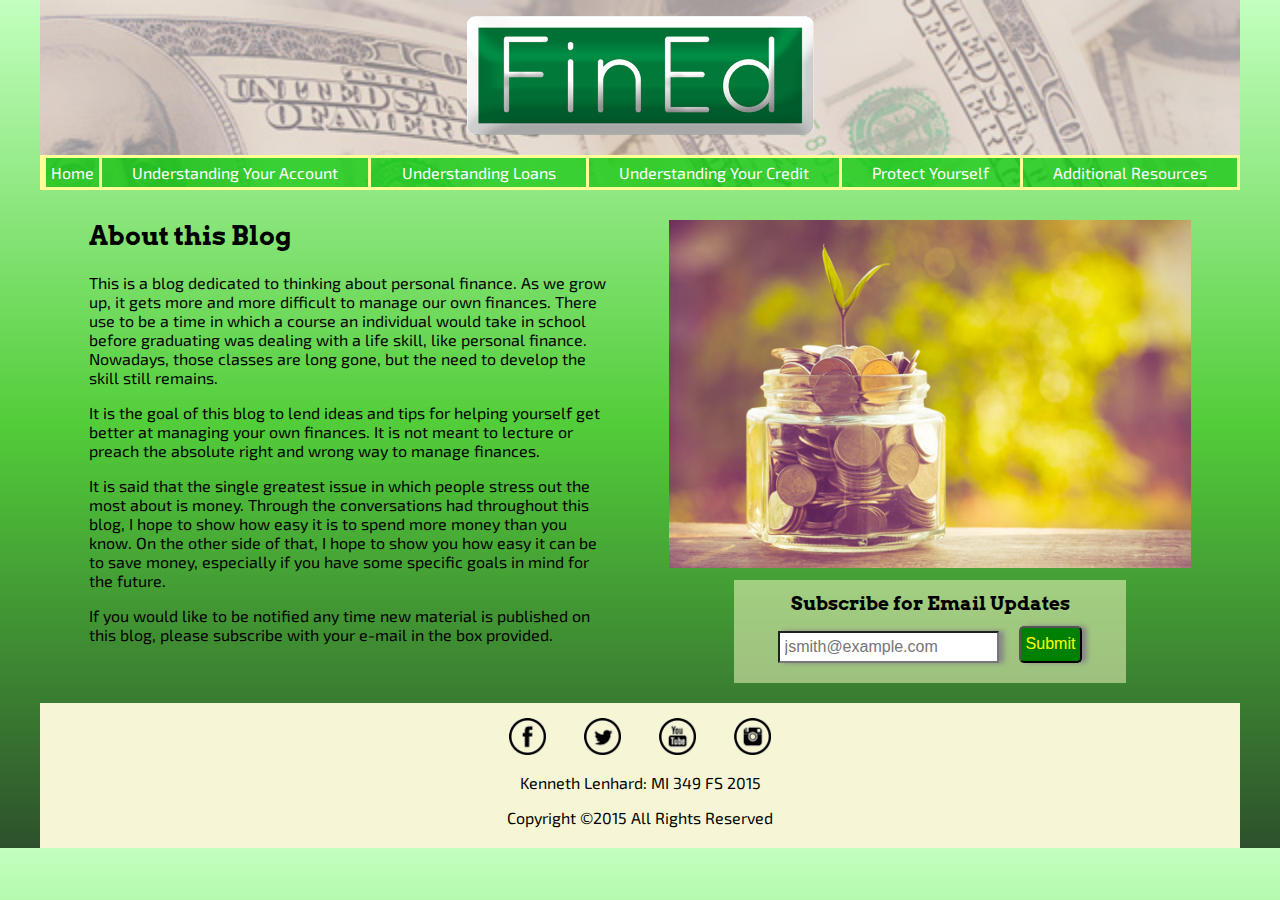
<file: FinalProject/index.html>
<!DOCTYPE HTML>

<html>
<head>
  <title>FinEd: A blog focused on tips for managing personal finances</title>
  <link rel="stylesheet" href="style.css">
  <link rel="icon" type="image/png" href="images/piggiebank.png">
  <link href='https://fonts.googleapis.com/css?family=Exo+2' rel='stylesheet' type='text/css'>
  <link href='https://fonts.googleapis.com/css?family=Arvo:700' rel='stylesheet' type='text/css'>
  <script src="https://ajax.googleapis.com/ajax/libs/jquery/1.11.3/jquery.min.js"></script>
</head>
  <body>
    <header>
      <h1 id="logo">FinEd</h1>
      <a href="index.html"><img src="images/FinEdLogo.png" class="logo"></a>
      <nav>
        <a href="index.html"><li class="initial home">Home</li></a>
        <a href="account.html"><li class="initial">Understanding Your Account
          <ul class="view">
            <a href="undone.html"><li class="sub">Why Save?</li></a>
            <a href="undone.html"><li class="sub">Strategies to Save</li></a>
            <a href="undone.html"><li class="sub">Savings vs. Checking</li></a>
          </ul>
        </li></a>
        <a href="loans.html"><li class="initial">Understanding Loans
          <ul class="view">
            <a href="undone.html"><li class="sub">Thinking about a Loan?</li></a>
            <a href="undone.html"><li class="sub">What is APR?</li></a>
            <a href="undone.html"><li class="sub">Buying a Vehicle</li></a>
          </ul>
        </li></a>
        <a href="credit.html"><li class="initial">Understanding Your Credit
          <ul class="view">
            <a href="undone.html"><li class="sub">Debit vs. Credit</li></a>
            <a href="undone.html"><li class="sub">Is Credit Bad?</li></a>
            <a href="undone.html"><li class="sub">Credit Reports</li></a>
          </ul>
        </li></a>
        <a href="protect.html"><li class="initial">Protect Yourself
          <ul class="view">
            <a href="undone.html"><li class="sub">What is Fraud?</li></a>
            <a href="undone.html"><li class="sub">Types of Fraud</li></a>
            <a href="undone.html"><li class="sub">Popular Scams</li></a>
            <a href="undone.html"><li class="sub">Cash Advance Places</li></a>
          </ul>
        </li></a>
        <a href="resources.html"><li class="initial">Additional Resources
          <ul class="view">
            <a href="undone.html"><li class="sub">Why Budget?</li></a>
            <a href="undone.html"><li class="sub">Personal Finance Terms</li></a>
            <a href="undone.html"><li class="sub">Personal Finance Tools</li></a>
            <a href="undone.html"><li class="sub">Calculators</li></a>
          </ul>
        </li></a>
      </nav>
    </header>
    <main>
      <div class="maincontent">
        <h2>About this Blog</h2>
        <p>This is a blog dedicated to thinking about personal finance.  As we
          grow up, it gets more and more difficult to manage our own finances.
          There use to be a time in which a course an individual
          would take in school before graduating was dealing with a life skill,
          like personal finance.  Nowadays, those classes are long gone, but the
          need to develop the skill still remains.</p>

	    <p>It is the goal of this blog to lend ideas and tips for helping yourself
         get better at managing your own finances.  It is not meant to lecture
         or preach the absolute right and wrong way to manage finances.</p>

	    <p>It is said that the single greatest issue in which people stress out
        the most about is money.  Through the conversations had throughout this
        blog, I hope to show how easy it is to spend more money than you know.
        On the other side of that, I hope to show you how easy it can be to save
         money, especially if you have some specific goals in mind for the future.</p>

	    <p>If you would like to be notified any time new material is published on
        this blog, please subscribe with your e-mail in the box provided.</p>

      </div>
      <div class="maincontent">
        <img src="images/moneyjar.jpg" />
        <form name="myForm" onsubmit="return validateForm()">
          <div class="emailbx">
            <h3>Subscribe for Email Updates</h3>
            <input type="email" name="fname" placeholder="jsmith@example.com" class="box">
            <input type="submit" value="Submit" class="submitbutton">
          </div>
        </form>
      </div>

    </main>


    <footer>
      <div class="social">
        <ul>
          <li><a href="https://www.facebook.com" target="_blank"><img src="images/facebook.png"></a></li>
          <li><a href="https://www.twitter.com" target="_blank"><img src="images/twitter.png"></a></li>
          <li><a href="https://www.youtube.com" target="_blank"><img src="images/youtube.png"></a></li>
          <li><a href="https://www.instagram.com" target="_blank"><img src="images/instagram.png"></a></li>
        </ul>
      </div>
      <p>Kenneth Lenhard: MI 349 FS 2015</p>
      <p>Copyright &#169;2015 All Rights Reserved</p>
    </footer>

    <script src="basic.js"></script>
  </body>
</html>
</file>
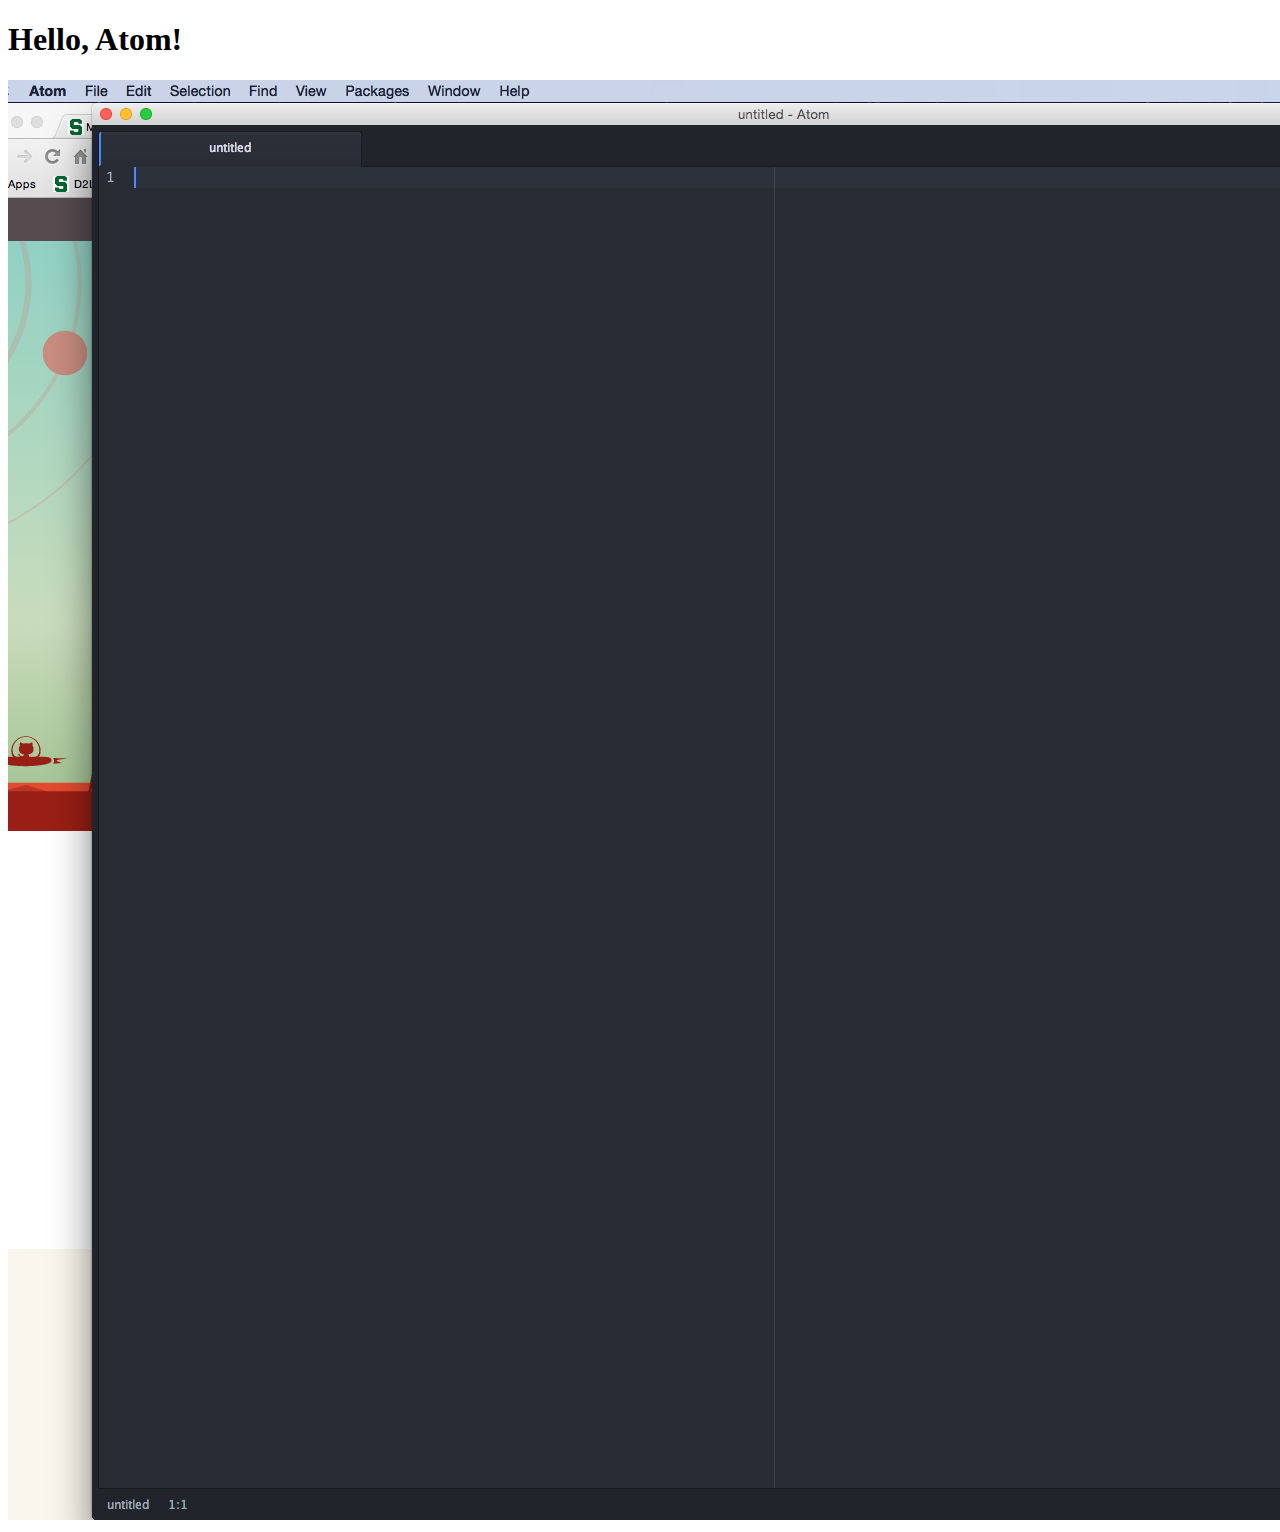
<file: hello_text_editor/index.html>
<!DOCTYPE html>
<html lang="en">
<head>
  <meta charset="utf-8">
  <title>Hello, Text Editor</title>
</head>
<body>
  <h1> Hello, Atom!</h1>
  <img src="atom_editor.png" alt="Atom editor screenshot">

</body>
</html>
</file>
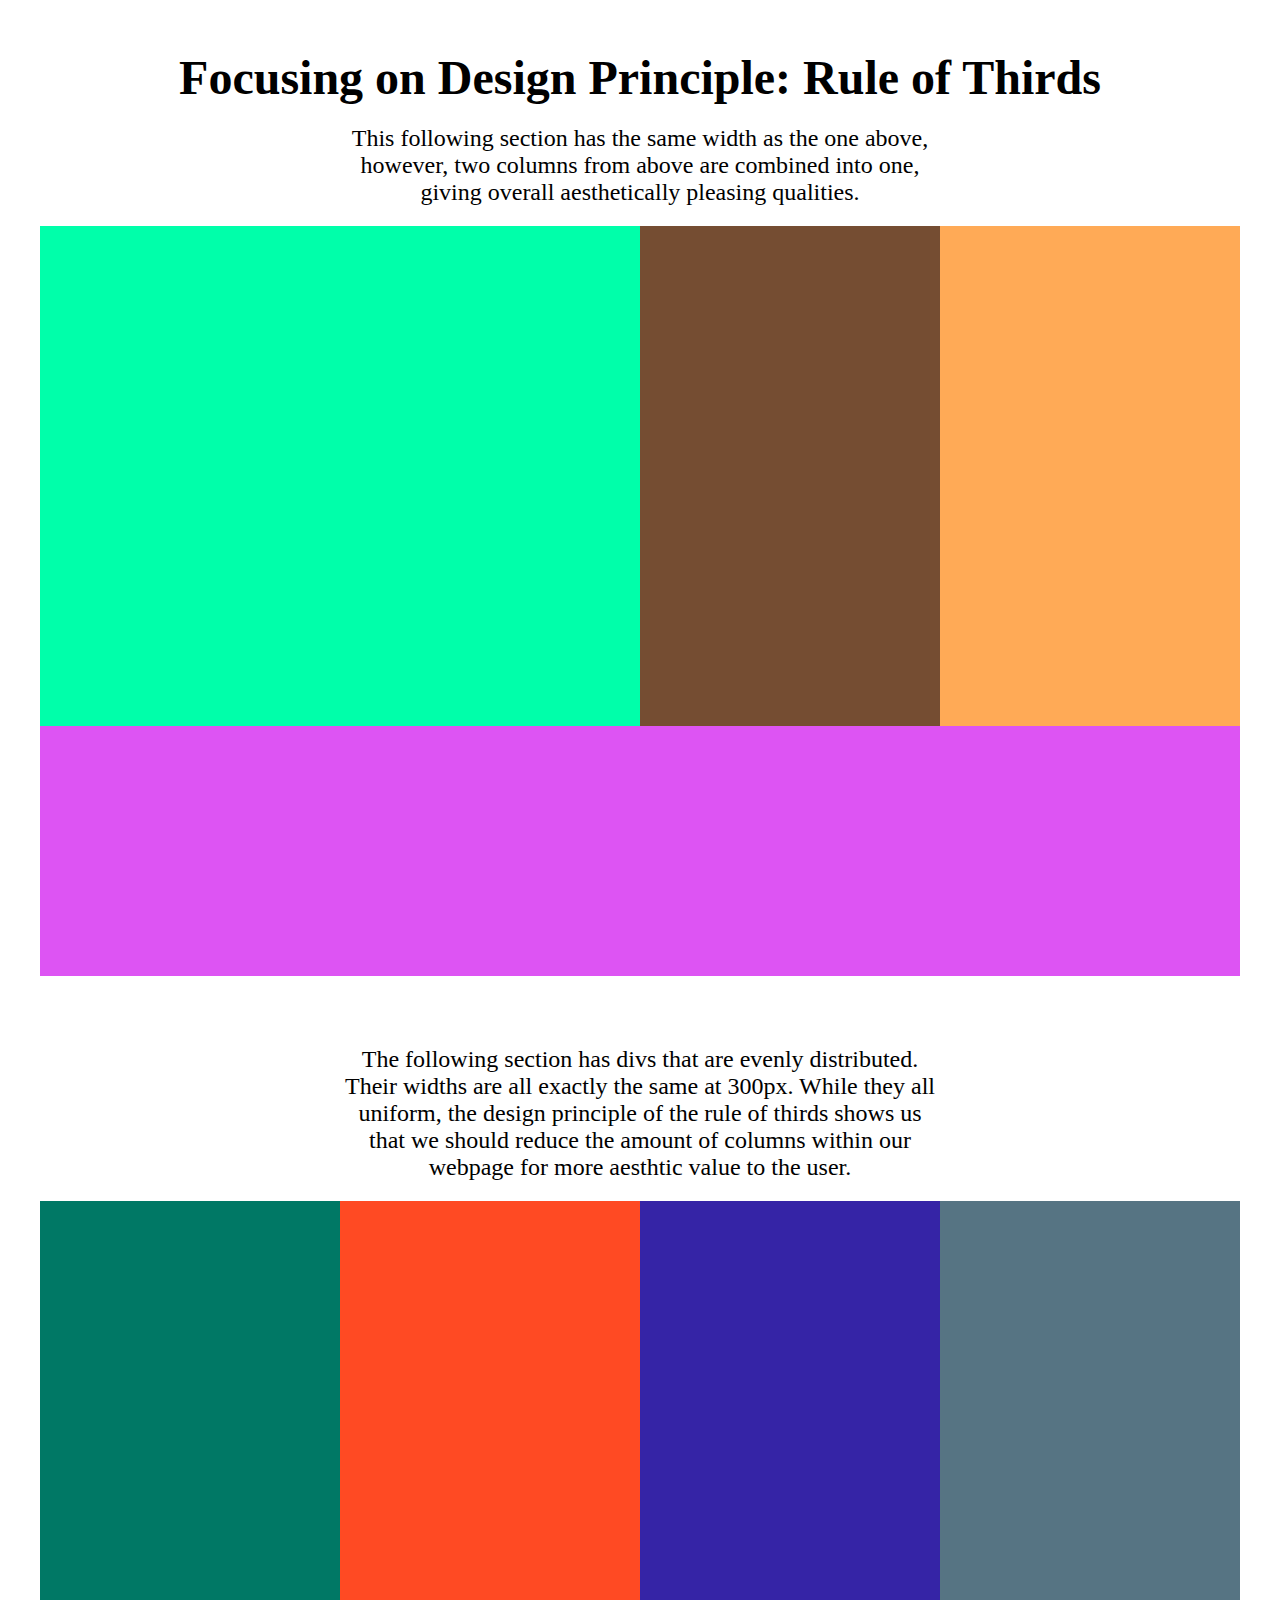
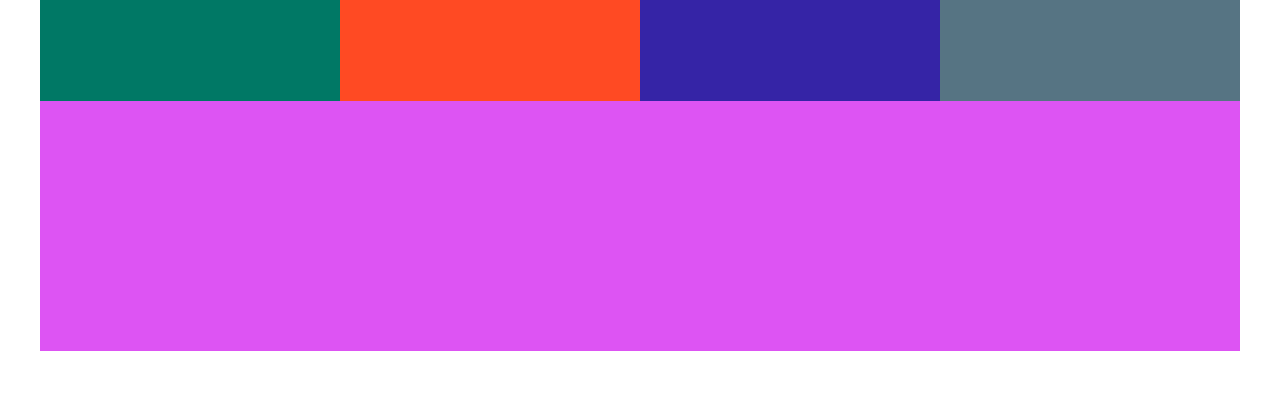
<file: week6/Design Princple/index.html>
<!DOCTYPE html>

<head>
  <link rel="stylesheet" href="style.css">
</head>

<body>

  <h1>Focusing on Design Principle: Rule of Thirds</h1>
  <div class="wrapper1">
    <div class="description">
      <p>The following section has divs that are evenly distributed.  Their widths are all exactly
      the same at 300px.  While they all uniform, the design principle of the rule of thirds shows us
    that we should reduce the amount of columns within our webpage for more aesthtic value to the user. </p>
    </div>
    <div class="bad">
      <div class="bad1"></div>
      <div class="bad2"></div>
      <div class="bad3"></div>
      <div class="bad4"></div>
      <div class="bad5"></div>
    </div>
  </div>
  <div class="wrapper2">
    <div class="description">
      <p>This following section has the same width as the one above, however, two columns from above are combined
      into one, giving overall aesthetically pleasing qualities.</p>
    </div>
    <div class="good">
      <div class="good1"></div>
      <div class="good2"></div>
      <div class="good3"></div>
      <div class="bad5"></div>
    </div>
  </div>
</body>
</file>
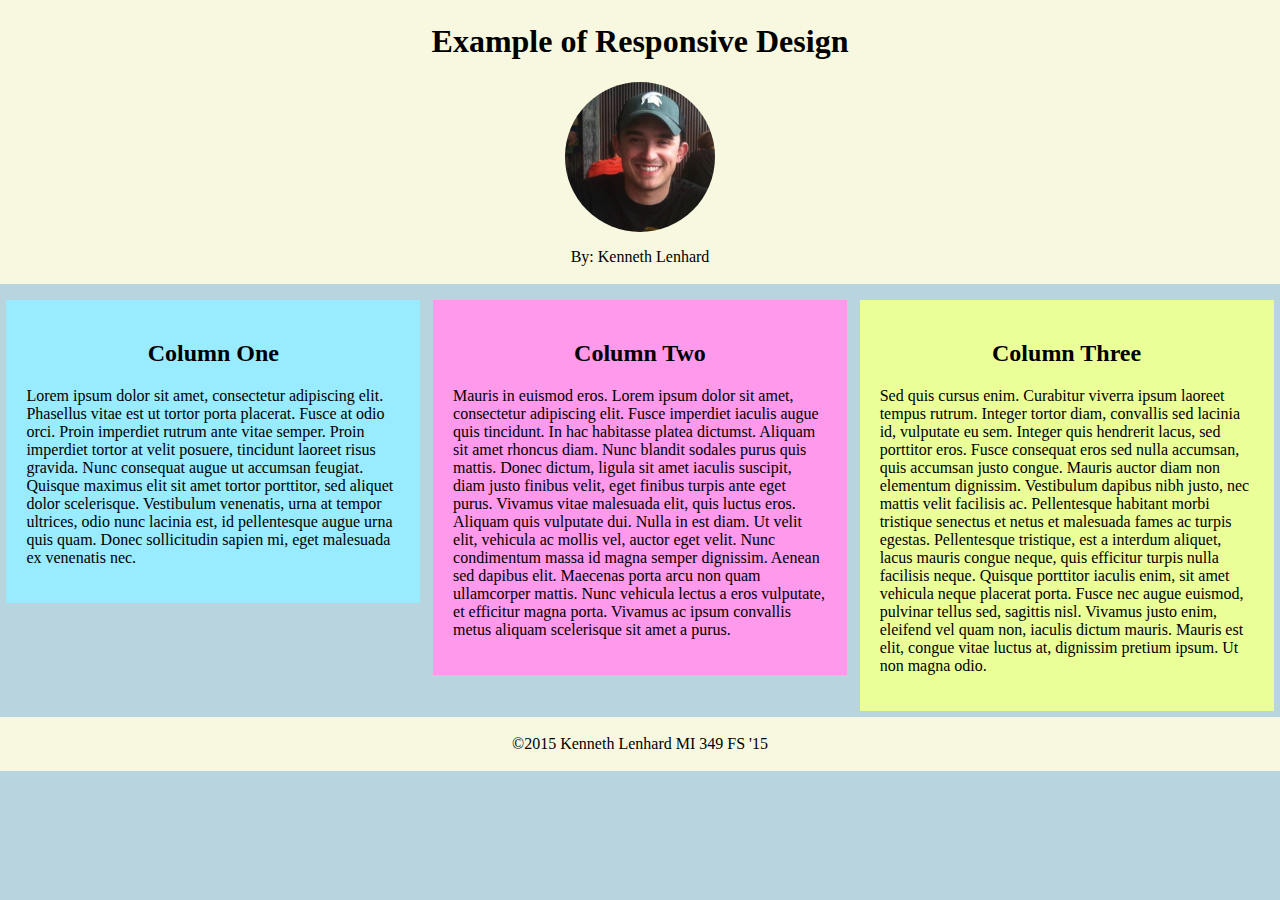
<file: week8/Responsive Design Lab/index.html>
<!DOCTYPE html>

<head>
  <link rel="stylesheet" href="style.css">
  <title>Lenhard Responsive Design Lab</title>
</head>

<body>
  <header>
    <h1>Example of Responsive Design</h1>
    <div class="circle-img"></div>
    <p>By: Kenneth Lenhard</p>
  </header>
  <main>
    <div class="col1">
      <h2>Column One</h2>
      <p>Lorem ipsum dolor sit amet, consectetur adipiscing elit. Phasellus
        vitae est ut tortor porta placerat. Fusce at odio orci. Proin imperdiet
         rutrum ante vitae semper. Proin imperdiet tortor at velit posuere,
         tincidunt laoreet risus gravida. Nunc consequat augue ut accumsan
         feugiat. Quisque maximus elit sit amet tortor porttitor, sed aliquet
         dolor scelerisque. Vestibulum venenatis, urna at tempor ultrices, odio
         nunc lacinia est, id pellentesque augue urna quis quam. Donec
         sollicitudin sapien mi, eget malesuada ex venenatis nec.</P>
    </div>

    <div class="col2">
      <h2>Column Two</h2>
      <p>Mauris in euismod eros. Lorem ipsum dolor sit amet, consectetur
        adipiscing elit. Fusce imperdiet iaculis augue quis tincidunt. In hac
        habitasse platea dictumst. Aliquam sit amet rhoncus diam. Nunc blandit
        sodales purus quis mattis. Donec dictum, ligula sit amet iaculis
        suscipit, diam justo finibus velit, eget finibus turpis ante eget purus.
         Vivamus vitae malesuada elit, quis luctus eros. Aliquam quis vulputate
         dui. Nulla in est diam. Ut velit elit, vehicula ac mollis vel, auctor
         eget velit. Nunc condimentum massa id magna semper dignissim. Aenean
         sed dapibus elit. Maecenas porta arcu non quam ullamcorper mattis.
         Nunc vehicula lectus a eros vulputate, et efficitur magna porta.
         Vivamus ac ipsum convallis metus aliquam scelerisque sit amet a purus.</p>
    </div>

    <div class="col3">
      <h2>Column Three</h2>
      <p>Sed quis cursus enim. Curabitur viverra ipsum laoreet tempus rutrum.
        Integer tortor diam, convallis sed lacinia id, vulputate eu sem. Integer
        quis hendrerit lacus, sed porttitor eros. Fusce consequat eros sed nulla
        accumsan, quis accumsan justo congue. Mauris auctor diam non elementum
        dignissim. Vestibulum dapibus nibh justo, nec mattis velit facilisis ac.
        Pellentesque habitant morbi tristique senectus et netus et malesuada
        fames ac turpis egestas. Pellentesque tristique, est a interdum aliquet,
        lacus mauris congue neque, quis efficitur turpis nulla facilisis neque.
        Quisque porttitor iaculis enim, sit amet vehicula neque placerat porta.
        Fusce nec augue euismod, pulvinar tellus sed, sagittis nisl. Vivamus
        justo enim, eleifend vel quam non, iaculis dictum mauris. Mauris est
        elit, congue vitae luctus at, dignissim pretium ipsum. Ut non magna odio.</p>
    </div>
  </main>

  <footer>
    <p>&copy;2015 Kenneth Lenhard MI 349 FS '15  </p>
  </footer>
</body>
</file>
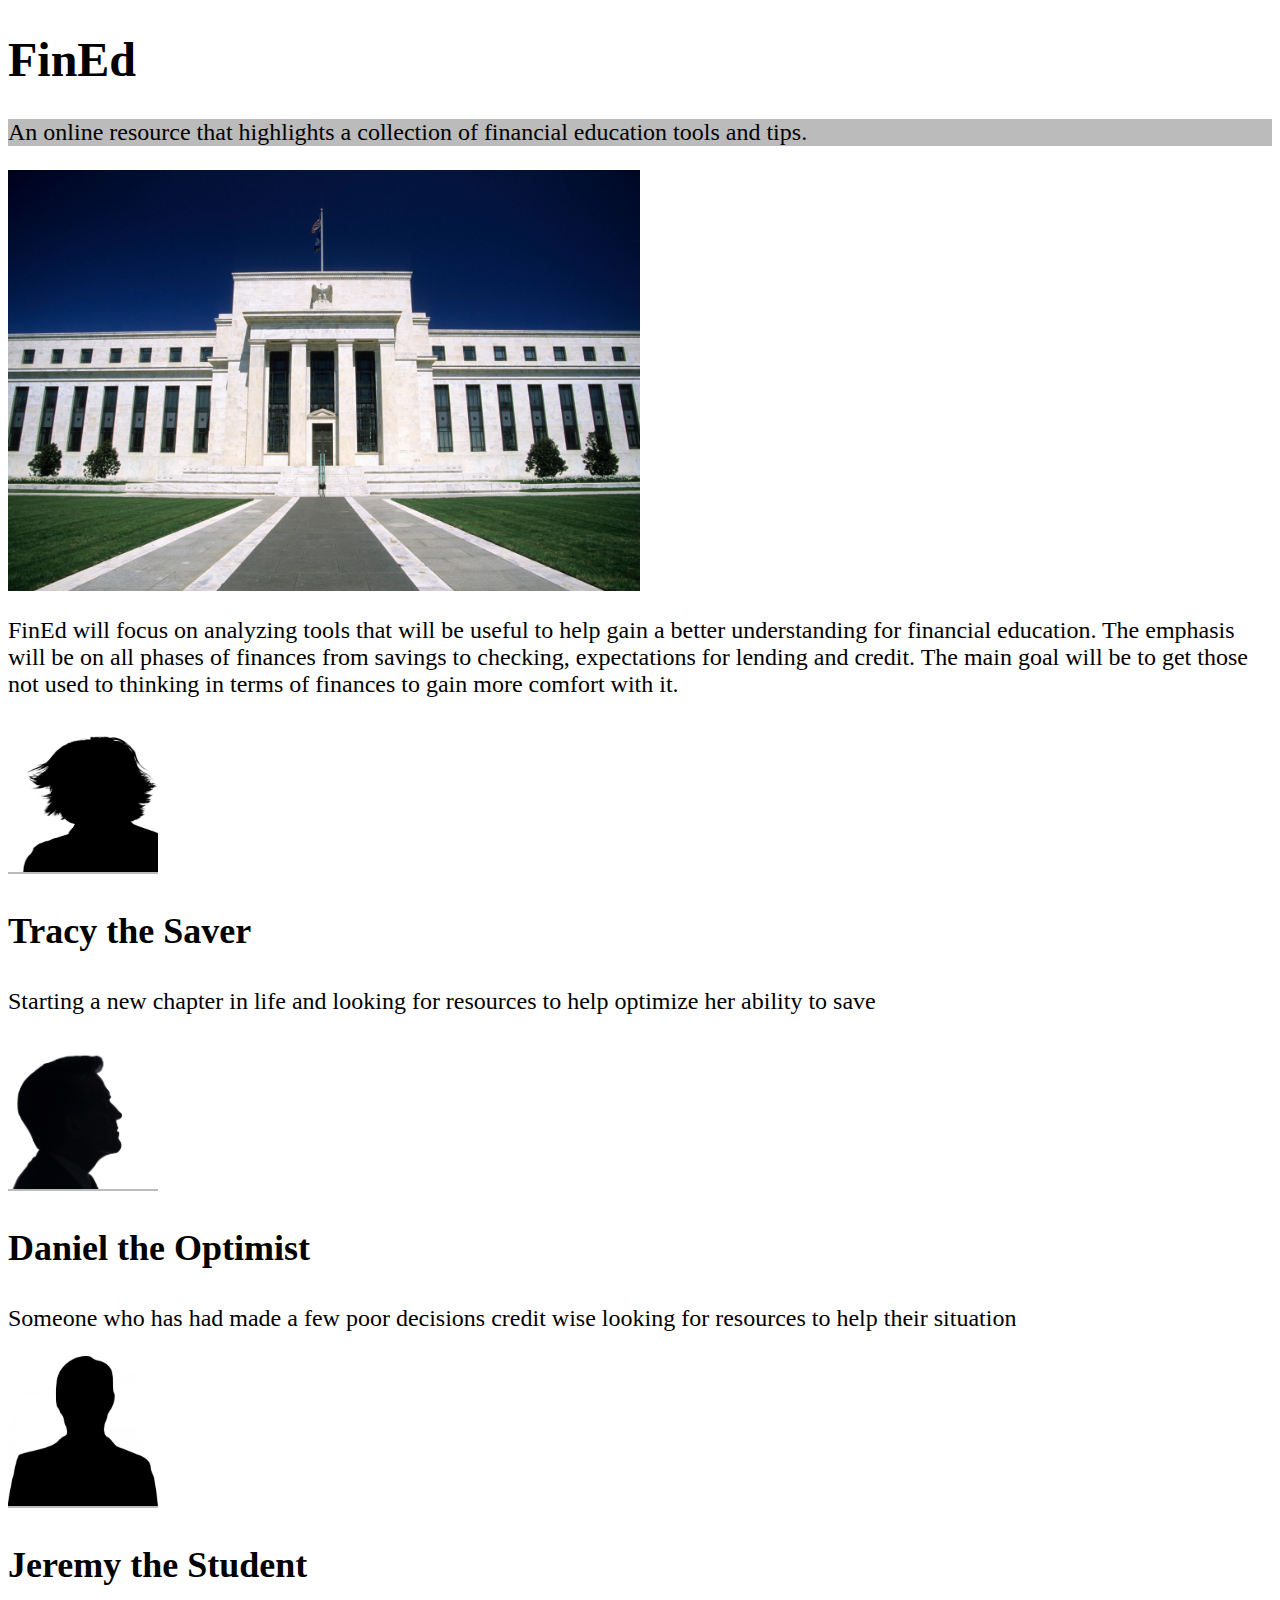
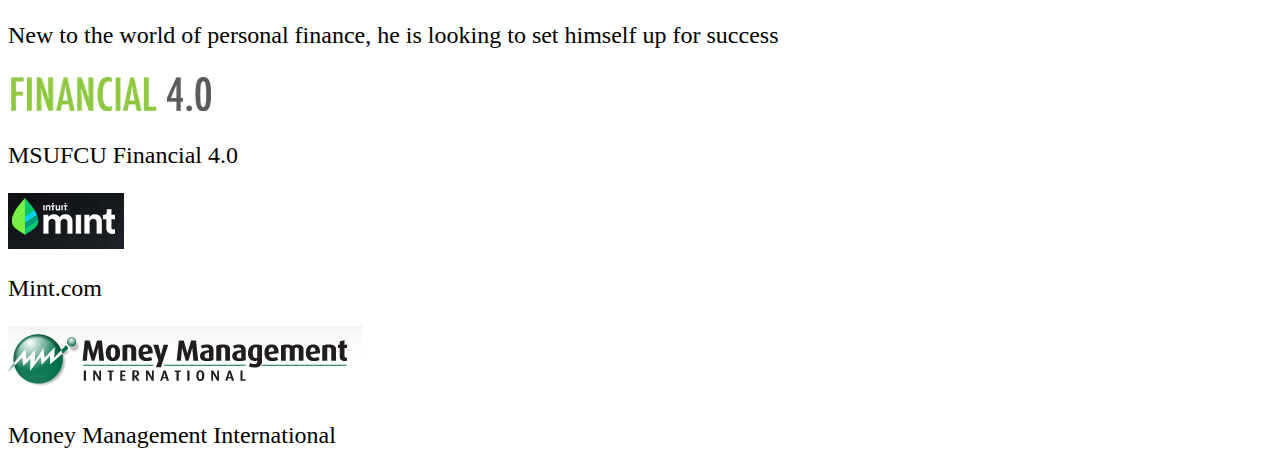
<file: week4/One Pager/web page/index.html>
<!DOCTYPE html>

<head>
  <title>FinEd Blog</title>
  <link rel="stylesheet" href="css/style.css" type="text/css">
  <meta charset="utf-8">
</head>

<body>
<header>
  <h1>FinEd</h1>
  <p class="elevator">An online resource that highlights a collection of financial education tools and tips.</p>
  <img src="images/FederalReserve.jpg" alt="Picture of the Federal Reserve" class="fed">
</header>

<main>
  <div class="pitch">
    <p>FinEd will focus on analyzing tools that will be useful to help gain a better understanding for financial education.
      The emphasis will be on all phases of finances from savings to checking, expectations for lending and credit.
      The main goal will be to get those not used to thinking in terms of finances to gain more comfort with it.</p>
  </div>
  <div class="personas">
    <img src="images/woman.jpg" alt="Sillouette of a Woman" class="profile">
    <h3>Tracy the Saver</h3>
    <p class="descriptor">Starting a new chapter in life and looking for resources to help optimize her ability to save</p>
    <img src="images/man_side.jpeg" alt="Side Sillouette of a Man" class="profile">
    <h3>Daniel the Optimist</h3>
    <p class="descriptor">Someone who has had made a few poor decisions credit wise looking for resources to help their situation</p>
    <img src="images/man.jpg" alt="Sillouette of a Woman" class="profile">
    <h3>Jeremy the Student</h3>
    <p class="descriptor">New to the world of personal finance, he is looking to set himself up for success</p>
  </div>
  <div class="comps">
    <img src="images/financial4.0.png" alt="Logo for Financial 4.0">
    <p>MSUFCU Financial 4.0</p>
    <img src="images/mint.png" alt="Logo for Mint.com">
    <p>Mint.com</p>
    <img src="images/moneymanagement.png" alt="Logo for Money Management International">
    <p>Money Management International</p>
  </div>
</main>





<footer>
</footer>

</body>
</file>
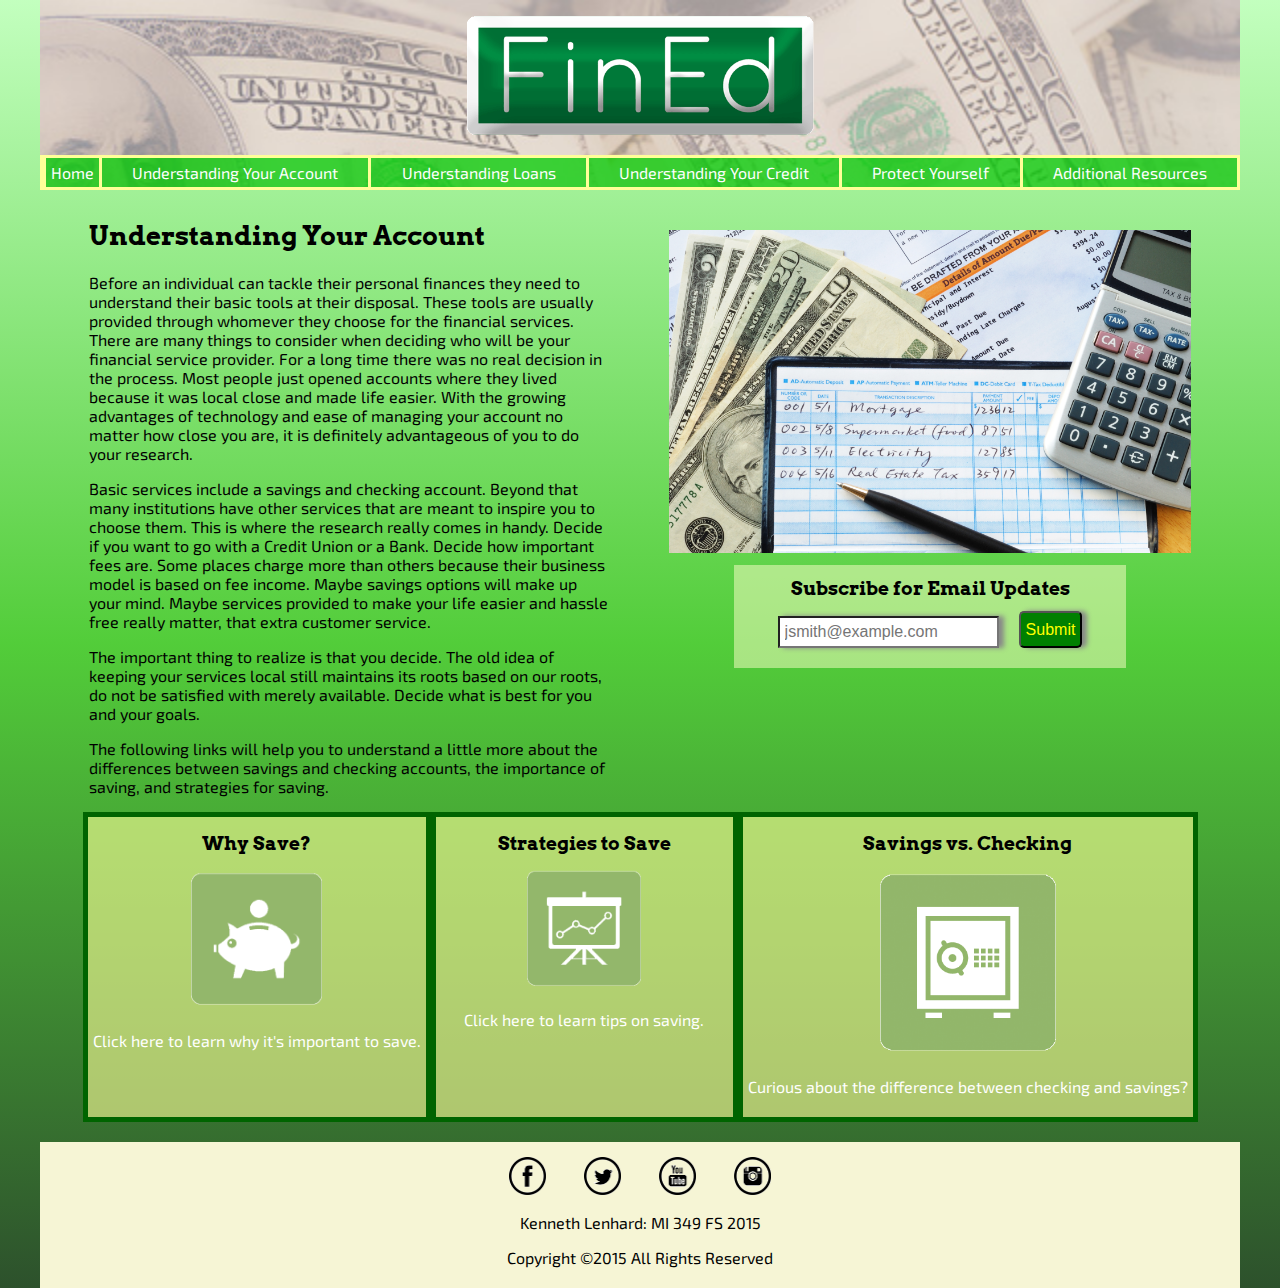
<file: FinalProject/account.html>
<!DOCTYPE HTML>

<html>
<head>
  <title>FinEd: A blog focused on tips for managing personal finances</title>
  <link rel="stylesheet" href="style.css">
  <link rel="icon" type="image/png" href="images/piggiebank.png">
  <link href='https://fonts.googleapis.com/css?family=Exo+2' rel='stylesheet' type='text/css'>
  <link href='https://fonts.googleapis.com/css?family=Arvo:700' rel='stylesheet' type='text/css'>
  <script src="https://ajax.googleapis.com/ajax/libs/jquery/1.11.3/jquery.min.js"></script>
</head>
  <body>
    <header>
      <h1 id="logo">FinEd</h1>
      <a href="index.html"><img src="images/FinEdLogo.png" class="logo"></a>
      <nav>
        <a href="index.html"><li class="initial home">Home</li></a>
        <a href="account.html"><li class="initial">Understanding Your Account
          <ul class="view">
            <a href="undone.html"><li class="sub">Why Save?</li></a>
            <a href="undone.html"><li class="sub">Strategies to Save</li></a>
            <a href="undone.html"><li class="sub">Savings vs. Checking</li></a>
          </ul>
        </li></a>
        <a href="loans.html"><li class="initial">Understanding Loans
          <ul class="view">
            <a href="undone.html"><li class="sub">Thinking about a Loan?</li></a>
            <a href="undone.html"><li class="sub">What is APR?</li></a>
            <a href="undone.html"><li class="sub">Buying a Vehicle</li></a>
          </ul>
        </li></a>
        <a href="credit.html"><li class="initial">Understanding Your Credit
          <ul class="view">
            <a href="undone.html"><li class="sub">Debit vs. Credit</li></a>
            <a href="undone.html"><li class="sub">Is Credit Bad?</li></a>
            <a href="undone.html"><li class="sub">Credit Reports</li></a>
          </ul>
        </li></a>
        <a href="protect.html"><li class="initial">Protect Yourself
          <ul class="view">
            <a href="undone.html"><li class="sub">What is Fraud?</li></a>
            <a href="undone.html"><li class="sub">Types of Fraud</li></a>
            <a href="undone.html"><li class="sub">Popular Scams</li></a>
            <a href="undone.html"><li class="sub">Cash Advance Places</li></a>
          </ul>
        </li></a>
        <a href="resources.html"><li class="initial">Additional Resources
          <ul class="view">
            <a href="undone.html"><li class="sub">Why Budget?</li></a>
            <a href="undone.html"><li class="sub">Personal Finance Terms</li></a>
            <a href="undone.html"><li class="sub">Personal Finance Tools</li></a>
            <a href="undone.html"><li class="sub">Calculators</li></a>
          </ul>
        </li></a>
      </nav>
    </header>
    <main>
      <div class="maincontent one">
        <h2>Understanding Your Account</h2>
        <p>Before an individual can tackle their personal finances they need to
          understand their basic tools at their disposal.  These tools are usually
           provided through whomever they choose for the financial services.
           There are many things to consider when deciding who will be your
           financial service provider.  For a long time there was no real
           decision in the process.  Most people just opened accounts where
           they lived because it was local close and made life easier.  With
           the growing advantages of technology and ease of managing your account
            no matter how close you are, it is definitely advantageous of you to
            do your research.</p>

            <p>Basic services include a savings and checking account.  Beyond that
            many institutions have other services that are meant to inspire you
            to choose them.  This is where the research really comes in handy.
            Decide if you want to go with a Credit Union or a Bank.  Decide how
            important fees are.  Some places charge more than others because their
             business model is based on fee income.  Maybe savings options will
             make up your mind.  Maybe services provided to make your life easier
             and hassle free really matter, that extra customer service.</p>

             <p>The important thing to realize is that you decide.  The old idea of
             keeping your services local still maintains its roots based on our
             roots, do not be satisfied with merely available.  Decide what is
             best for you and your goals.</p>

             <p>The following links will help you to understand a little more about
            the differences between savings and checking accounts, the importance
            of saving, and strategies for saving.</p>
      </div>
      <div class="maincontent two">
        <img src="images/account.jpeg" />
        <form name="myForm" onsubmit="return validateForm()">
          <div class="emailbx">
            <h3>Subscribe for Email Updates</h3>
            <input type="email" name="fname" placeholder="jsmith@example.com" class="box">
            <input type="submit" value="Submit" class="submitbutton">
          </div>
        </form>
      </div>
      <div class="maincontent three">
        <div class="topic">
          <h3>Why Save?</h3>
          <img src="images/savebank.png" class="icon">
          <a href="undone.html"><p>Click here to learn why it's important to save.</p></a>
        </div>
        <div class="topic">
          <h3>Strategies to Save</h3>
          <img src="images/chart.png" class="icon">
          <a href="undone.html"><p>Click here to learn tips on saving.</p></a>
        </div>
        <div class="topic">
          <h3>Savings vs. Checking</h3>
          <img src="images/safe.png" class="icon">
          <a href="undone.html"><p>Curious about the difference between checking and savings?</p></a>
        </div>
      </div>

    </main>


    <footer>
      <div class="social">
        <ul>
          <li><a href="https://www.facebook.com" target="_blank"><img src="images/facebook.png"></a></li>
          <li><a href="https://www.twitter.com" target="_blank"><img src="images/twitter.png"></a></li>
          <li><a href="https://www.youtube.com" target="_blank"><img src="images/youtube.png"></a></li>
          <li><a href="https://www.instagram.com" target="_blank"><img src="images/instagram.png"></a></li>
        </ul>
      </div>
      <p>Kenneth Lenhard: MI 349 FS 2015</p>
      <p>Copyright &#169;2015 All Rights Reserved</p>
    </footer>

    <script src="basic.js"></script>
  </body>
</html>
</file>
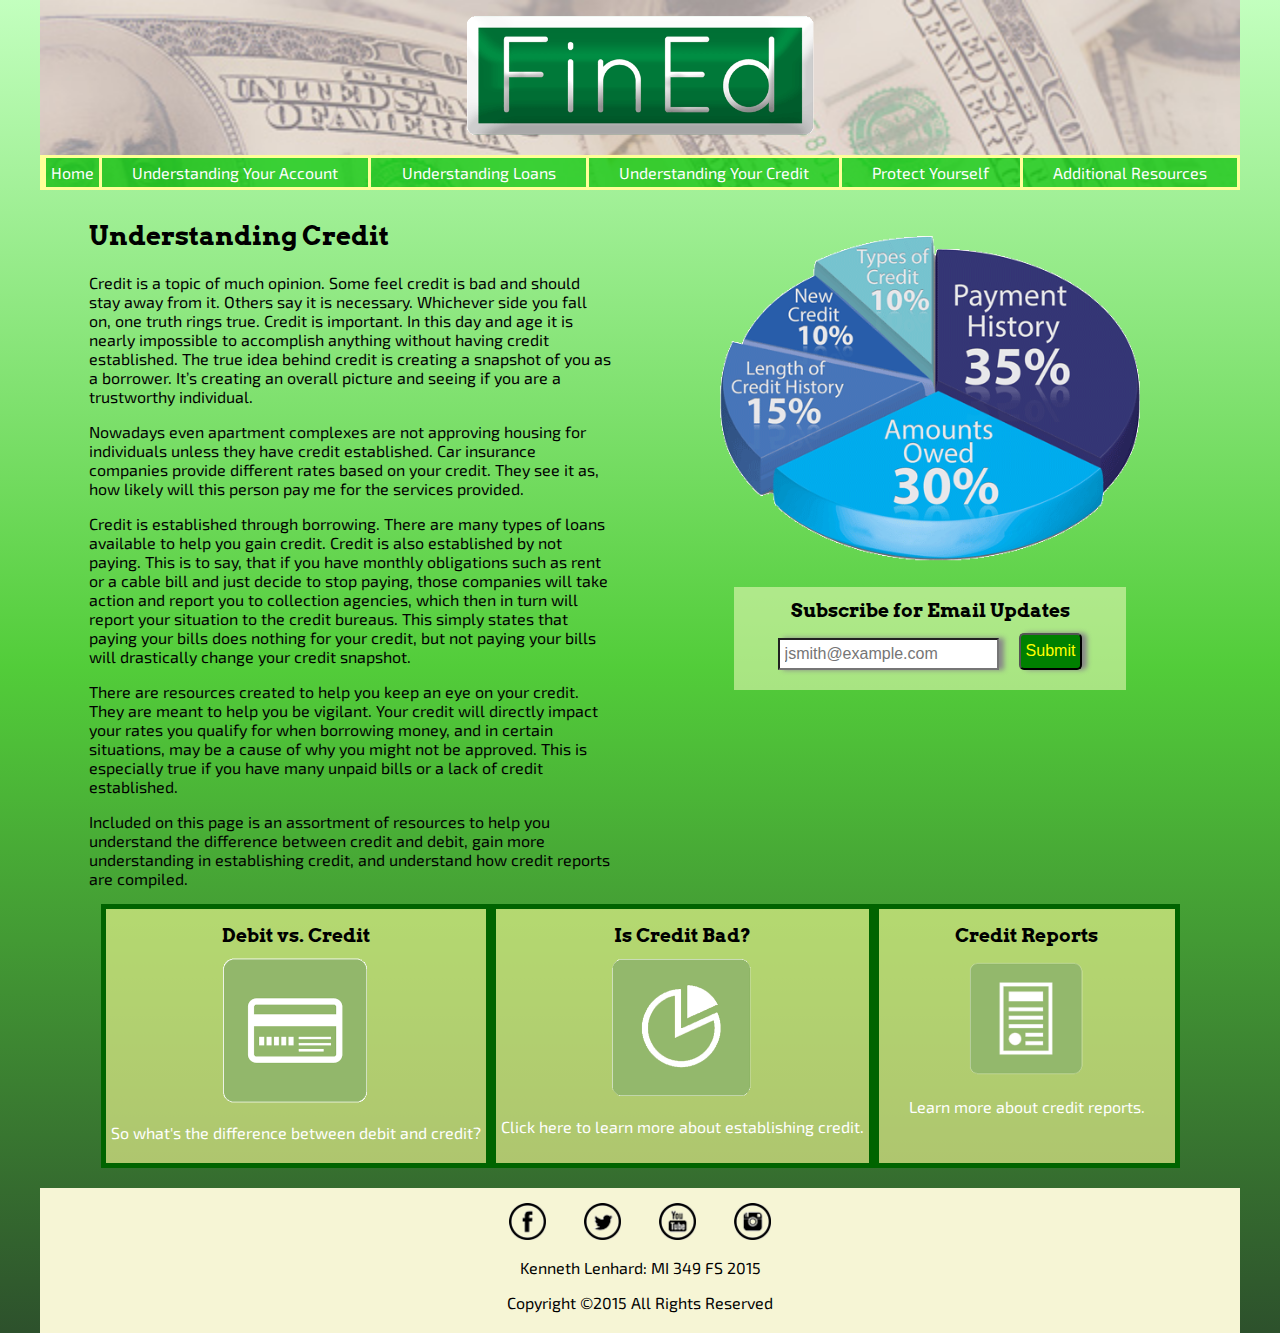
<file: FinalProject/credit.html>
<!DOCTYPE HTML>

<html>
<head>
  <title>FinEd: A blog focused on tips for managing personal finances</title>
  <link rel="stylesheet" href="style.css">
  <link rel="icon" type="image/png" href="images/piggiebank.png">
  <link href='https://fonts.googleapis.com/css?family=Exo+2' rel='stylesheet' type='text/css'>
  <link href='https://fonts.googleapis.com/css?family=Arvo:700' rel='stylesheet' type='text/css'>
  <script src="https://ajax.googleapis.com/ajax/libs/jquery/1.11.3/jquery.min.js"></script>
</head>
  <body>
    <header>
      <h1 id="logo">FinEd</h1>
      <a href="index.html"><img src="images/FinEdLogo.png" class="logo"></a>
      <nav>
        <a href="index.html"><li class="initial home">Home</li></a>
        <a href="account.html"><li class="initial">Understanding Your Account
          <ul class="view">
            <a href="undone.html"><li class="sub">Why Save?</li></a>
            <a href="undone.html"><li class="sub">Strategies to Save</li></a>
            <a href="undone.html"><li class="sub">Savings vs. Checking</li></a>
          </ul>
        </li></a>
        <a href="loans.html"><li class="initial">Understanding Loans
          <ul class="view">
            <a href="undone.html"><li class="sub">Thinking about a Loan?</li></a>
            <a href="undone.html"><li class="sub">What is APR?</li></a>
            <a href="undone.html"><li class="sub">Buying a Vehicle</li></a>
          </ul>
        </li></a>
        <a href="credit.html"><li class="initial">Understanding Your Credit
          <ul class="view">
            <a href="undone.html"><li class="sub">Debit vs. Credit</li></a>
            <a href="undone.html"><li class="sub">Is Credit Bad?</li></a>
            <a href="undone.html"><li class="sub">Credit Reports</li></a>
          </ul>
        </li></a>
        <a href="protect.html"><li class="initial">Protect Yourself
          <ul class="view">
            <a href="undone.html"><li class="sub">What is Fraud?</li></a>
            <a href="undone.html"><li class="sub">Types of Fraud</li></a>
            <a href="undone.html"><li class="sub">Popular Scams</li></a>
            <a href="undone.html"><li class="sub">Cash Advance Places</li></a>
          </ul>
        </li></a>
        <a href="resources.html"><li class="initial">Additional Resources
          <ul class="view">
            <a href="undone.html"><li class="sub">Why Budget?</li></a>
            <a href="undone.html"><li class="sub">Personal Finance Terms</li></a>
            <a href="undone.html"><li class="sub">Personal Finance Tools</li></a>
            <a href="undone.html"><li class="sub">Calculators</li></a>
          </ul>
        </li></a>
      </nav>
    </header>
    <main>
      <div class="maincontent one">
        <h2>Understanding Credit</h2>
        <p>Credit is a topic of much opinion.  Some feel credit is bad and should
           stay away from it.  Others say it is necessary.  Whichever side you
           fall on, one truth rings true.  Credit is important.  In this day
           and age it is nearly impossible to accomplish anything without
           having credit established.  The true idea behind credit is creating
           a snapshot of you as a borrower.  It’s creating an overall picture
           and seeing if you are a trustworthy individual.</p>

           <p>Nowadays even apartment complexes are not approving housing for
             individuals unless they have credit established.  Car insurance
             companies provide different rates based on your credit.  They see
             it as, how likely will this person pay me for the services provided.</p>

             <p>Credit is established through borrowing.  There are many types
               of loans available to help you gain credit.  Credit is also
               established by not paying.  This is to say, that if you have
               monthly obligations such as rent or a cable bill and just decide
               to stop paying, those companies will take action and report you
               to collection agencies, which then in turn will report your
               situation to the credit bureaus.  This simply states that paying
               your bills does nothing for your credit, but not paying your bills
                will drastically change your credit snapshot.</p>

            <p>There are resources created to help you keep an eye on your credit.
                They are meant to help you be vigilant.  Your credit will directly
                 impact your rates you qualify for when borrowing money, and in
                 certain situations, may be a cause of why you might not be
                 approved.  This is especially true if you have many unpaid
                 bills or a lack of credit established.</p>

            <p>Included on this page is an assortment of resources to help you
              understand the difference between credit and debit, gain more
              understanding in establishing credit, and understand how credit
              reports are compiled.</p>
      </div>
      <div class="maincontent two">
        <img src="images/CreditScore.png" />
        <form name="myForm" onsubmit="return validateForm()">
          <div class="emailbx">
            <h3>Subscribe for Email Updates</h3>
            <input type="email" name="fname" placeholder="jsmith@example.com" class="box">
            <input type="submit" value="Submit" class="submitbutton">
          </div>
        </form>
      </div>
      <div class="maincontent three">
        <div class="topic">
          <h3>Debit vs. Credit</h3>
          <img src="images/card.png" class="icon">
          <a href="undone.html"><p>So what's the difference between debit and credit?</p></a>
        </div>
        <div class="topic">
          <h3>Is Credit Bad?</h3>
          <img src="images/piechart.png" class="icon">
          <a href="undone.html"><p>Click here to learn more about establishing credit.</p></a>
        </div>
        <div class="topic">
          <h3>Credit Reports</h3>
          <img src="images/report.png" class="icon">
          <a href="undone.html"><p>Learn more about credit reports.</p></a>
        </div>
      </div>

    </main>


    <footer>
      <div class="social">
        <ul>
          <li><a href="https://www.facebook.com" target="_blank"><img src="images/facebook.png"></a></li>
          <li><a href="https://www.twitter.com" target="_blank"><img src="images/twitter.png"></a></li>
          <li><a href="https://www.youtube.com" target="_blank"><img src="images/youtube.png"></a></li>
          <li><a href="https://www.instagram.com" target="_blank"><img src="images/instagram.png"></a></li>
        </ul>
      </div>
      <p>Kenneth Lenhard: MI 349 FS 2015</p>
      <p>Copyright &#169;2015 All Rights Reserved</p>
    </footer>

    <script src="basic.js"></script>
  </body>
</html>
</file>
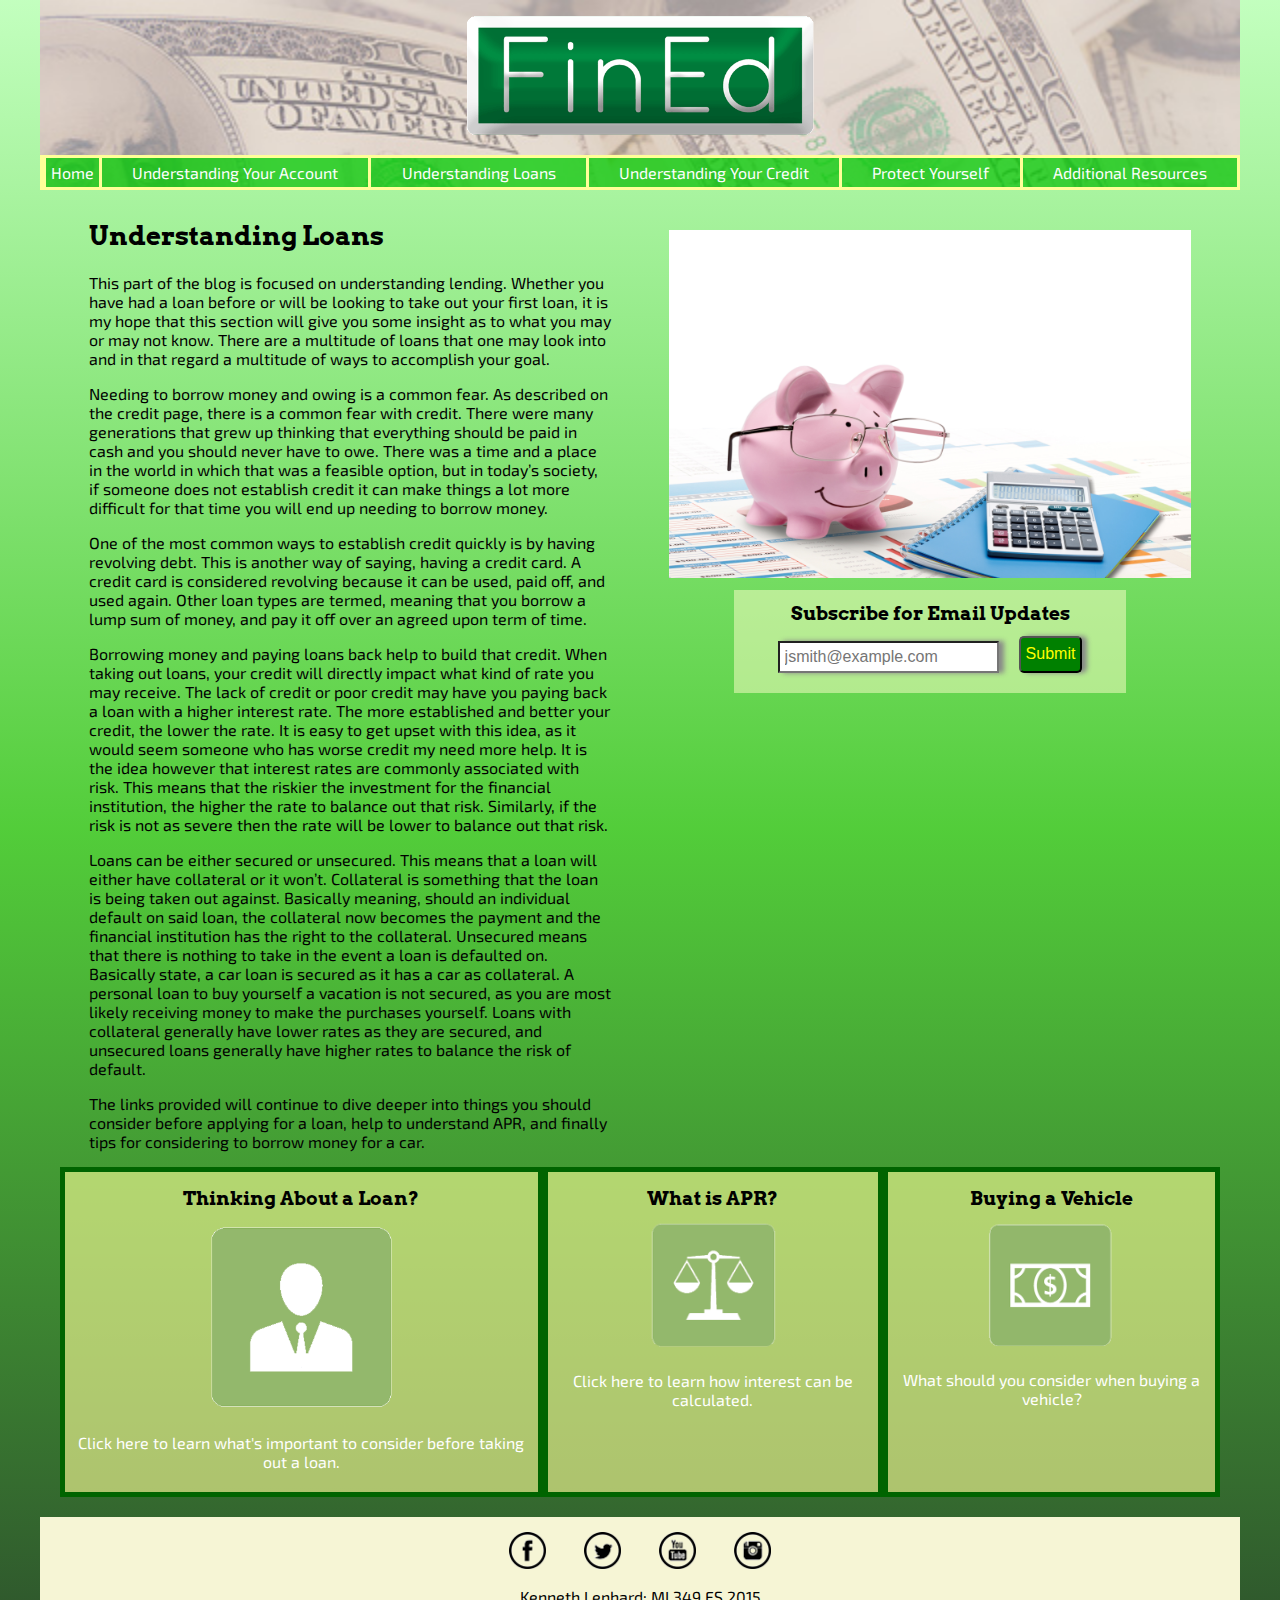
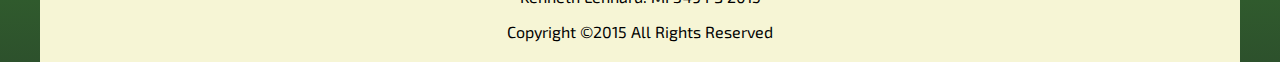
<file: FinalProject/loans.html>
<!DOCTYPE HTML>

<html>
<head>
  <title>FinEd: A blog focused on tips for managing personal finances</title>
  <link rel="stylesheet" href="style.css">
  <link rel="icon" type="image/png" href="images/piggiebank.png">
  <link href='https://fonts.googleapis.com/css?family=Exo+2' rel='stylesheet' type='text/css'>
  <link href='https://fonts.googleapis.com/css?family=Arvo:700' rel='stylesheet' type='text/css'>
  <script src="https://ajax.googleapis.com/ajax/libs/jquery/1.11.3/jquery.min.js"></script>
</head>
  <body>
    <header>
      <h1 id="logo">FinEd</h1>
      <a href="index.html"><img src="images/FinEdLogo.png" class="logo"></a>
      <nav>
        <a href="index.html"><li class="initial home">Home</li></a>
        <a href="account.html"><li class="initial">Understanding Your Account
          <ul class="view">
            <a href="undone.html"><li class="sub">Why Save?</li></a>
            <a href="undone.html"><li class="sub">Strategies to Save</li></a>
            <a href="undone.html"><li class="sub">Savings vs. Checking</li></a>
          </ul>
        </li></a>
        <a href="loans.html"><li class="initial">Understanding Loans
          <ul class="view">
            <a href="undone.html"><li class="sub">Thinking about a Loan?</li></a>
            <a href="undone.html"><li class="sub">What is APR?</li></a>
            <a href="undone.html"><li class="sub">Buying a Vehicle</li></a>
          </ul>
        </li></a>
        <a href="credit.html"><li class="initial">Understanding Your Credit
          <ul class="view">
            <a href="undone.html"><li class="sub">Debit vs. Credit</li></a>
            <a href="undone.html"><li class="sub">Is Credit Bad?</li></a>
            <a href="undone.html"><li class="sub">Credit Reports</li></a>
          </ul>
        </li></a>
        <a href="protect.html"><li class="initial">Protect Yourself
          <ul class="view">
            <a href="undone.html"><li class="sub">What is Fraud?</li></a>
            <a href="undone.html"><li class="sub">Types of Fraud</li></a>
            <a href="undone.html"><li class="sub">Popular Scams</li></a>
            <a href="undone.html"><li class="sub">Cash Advance Places</li></a>
          </ul>
        </li></a>
        <a href="resources.html"><li class="initial">Additional Resources
          <ul class="view">
            <a href="undone.html"><li class="sub">Why Budget?</li></a>
            <a href="undone.html"><li class="sub">Personal Finance Terms</li></a>
            <a href="undone.html"><li class="sub">Personal Finance Tools</li></a>
            <a href="undone.html"><li class="sub">Calculators</li></a>
          </ul>
        </li></a>
      </nav>
    </header>
    <main>
      <div class="maincontent one">
        <h2>Understanding Loans</h2>
        <p>This part of the blog is focused on understanding lending.  Whether
          you have had a loan before or will be looking to take out your first
          loan, it is my hope that this section will give you some insight as to
           what you may or may not know.  There are a multitude of loans that
           one may look into and in that regard a multitude of ways to accomplish
           your goal.</p>

           <p>Needing to borrow money and owing is a common fear.  As described on
           the credit page, there is a common fear with credit.  There were many
           generations that grew up thinking that everything should be paid in
           cash and you should never have to owe.  There was a time and a place
           in the world in which that was a feasible option, but in today’s
           society, if someone does not establish credit it can make things a
           lot more difficult for that time you will end up needing to borrow
           money.</p>

           <p>One of the most common ways to establish credit quickly is by having
           revolving debt.  This is another way of saying, having a credit card.
           A credit card is considered revolving because it can be used, paid
           off, and used again.  Other loan types are termed, meaning that you
           borrow a lump sum of money, and pay it off over an agreed upon term
           of time.</p>

           <p>Borrowing money and paying loans back help to build that credit.
           When taking out loans, your credit will directly impact what kind of
           rate you may receive.  The lack of credit or poor credit may have you
            paying back a loan with a higher interest rate.  The more established
             and better your credit, the lower the rate.  It is easy to get upset
             with this idea, as it would seem someone who has worse credit my
             need more help.  It is the idea however that interest rates are
             commonly associated with risk.  This means that the riskier the
             investment for the financial institution, the higher the rate to
             balance out that risk.  Similarly, if the risk is not as severe
             then the rate will be lower to balance out that risk.</p>

             <p>Loans can be either secured or unsecured.  This means that a loan
             will either have collateral or it won’t.  Collateral is something
             that the loan is being taken out against.  Basically meaning,
             should an individual default on said loan, the collateral now
             becomes the payment and the financial institution has the right to
             the collateral.  Unsecured means that there is nothing to take in
             the event a loan is defaulted on.  Basically state, a car loan is
             secured as it has a car as collateral.  A personal loan to buy
             yourself a vacation is not secured, as you are most likely
             receiving money to make the purchases yourself.  Loans with
             collateral generally have lower rates as they are secured, and
             unsecured loans generally have higher rates to balance the risk of
             default.</p>

             <p>The links provided will continue to dive deeper into things you
               should consider before applying for a loan, help to understand
               APR, and finally tips for considering to borrow money for a car.</p>
      </div>
      <div class="maincontent two">
        <img src="images/pigloan.jpeg" />
        <form name="myForm" onsubmit="return validateForm()">
          <div class="emailbx">
            <h3>Subscribe for Email Updates</h3>
            <input type="email" name="fname" placeholder="jsmith@example.com" class="box">
            <input type="submit" value="Submit" class="submitbutton">
          </div>
        </form>
      </div>
      <div class="maincontent three">
        <div class="topic">
          <h3>Thinking About a Loan?</h3>
          <img src="images/banker.png" class="icon">
          <a href="undone.html"><p>Click here to learn what's important to consider before taking out a loan.</p></a>
        </div>
        <div class="topic">
          <h3>What is APR?</h3>
          <img src="images/scales.png" class="icon">
          <a href="undone.html"><p>Click here to learn how interest can be calculated.</p></a>
        </div>
        <div class="topic">
          <h3>Buying a Vehicle</h3>
          <img src="images/dollar.png" class="icon">
          <a href="undone.html"><p>What should you consider when buying a vehicle?</p></a>
        </div>
      </div>

    </main>


    <footer>
      <div class="social">
        <ul>
          <li><a href="https://www.facebook.com" target="_blank"><img src="images/facebook.png"></a></li>
          <li><a href="https://www.twitter.com" target="_blank"><img src="images/twitter.png"></a></li>
          <li><a href="https://www.youtube.com" target="_blank"><img src="images/youtube.png"></a></li>
          <li><a href="https://www.instagram.com" target="_blank"><img src="images/instagram.png"></a></li>
        </ul>
      </div>
      <p>Kenneth Lenhard: MI 349 FS 2015</p>
      <p>Copyright &#169;2015 All Rights Reserved</p>
    </footer>

    <script src="basic.js"></script>
  </body>
</html>
</file>
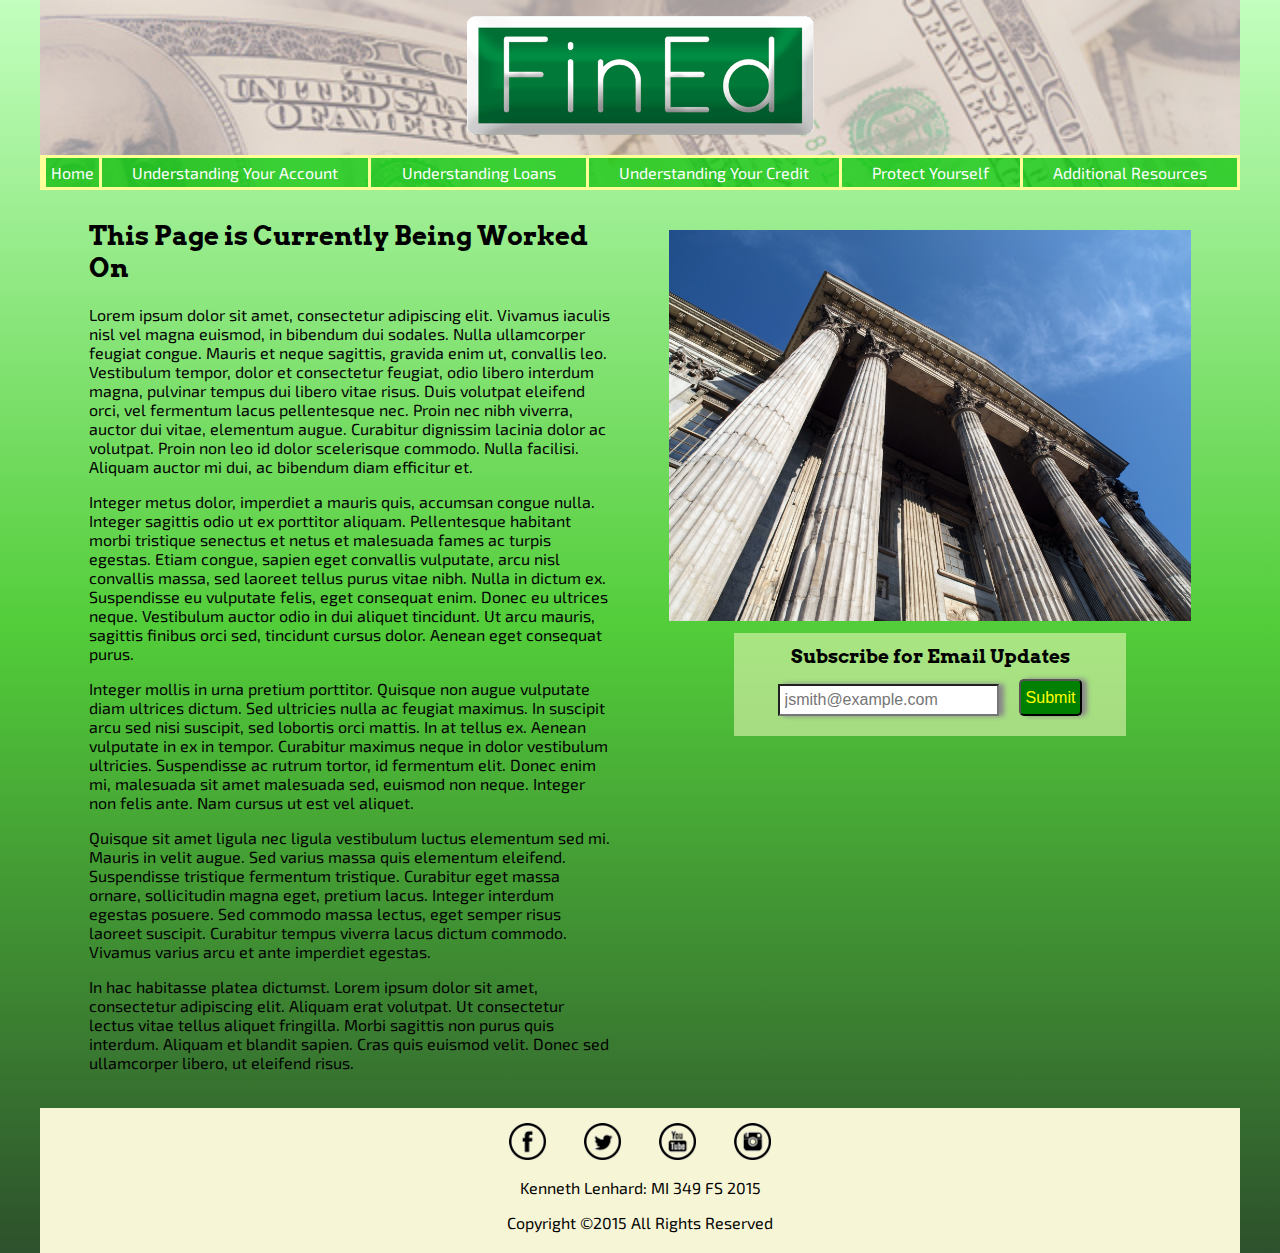
<file: FinalProject/undone.html>
<!DOCTYPE HTML>

<html>
<head>
  <title>FinEd: A blog focused on tips for managing personal finances</title>
  <link rel="stylesheet" href="style.css">
  <link rel="icon" type="image/png" href="images/piggiebank.png">
  <link href='https://fonts.googleapis.com/css?family=Exo+2' rel='stylesheet' type='text/css'>
  <link href='https://fonts.googleapis.com/css?family=Arvo:700' rel='stylesheet' type='text/css'>
  <script src="https://ajax.googleapis.com/ajax/libs/jquery/1.11.3/jquery.min.js"></script>
</head>
  <body>
    <header>
      <h1 id="logo">FinEd</h1>
      <a href="index.html"><img src="images/FinEdLogo.png" class="logo"></a>
      <nav>
        <a href="index.html"><li class="initial home">Home</li></a>
        <a href="account.html"><li class="initial">Understanding Your Account
          <ul class="view">
            <a href="undone.html"><li class="sub">Why Save?</li></a>
            <a href="undone.html"><li class="sub">Strategies to Save</li></a>
            <a href="undone.html"><li class="sub">Savings vs. Checking</li></a>
          </ul>
        </li></a>
        <a href="loans.html"><li class="initial">Understanding Loans
          <ul class="view">
            <a href="undone.html"><li class="sub">Thinking about a Loan?</li></a>
            <a href="undone.html"><li class="sub">What is APR?</li></a>
            <a href="undone.html"><li class="sub">Buying a Vehicle</li></a>
          </ul>
        </li></a>
        <a href="credit.html"><li class="initial">Understanding Your Credit
          <ul class="view">
            <a href="undone.html"><li class="sub">Debit vs. Credit</li></a>
            <a href="undone.html"><li class="sub">Is Credit Bad?</li></a>
            <a href="undone.html"><li class="sub">Credit Reports</li></a>
          </ul>
        </li></a>
        <a href="protect.html"><li class="initial">Protect Yourself
          <ul class="view">
            <a href="undone.html"><li class="sub">What is Fraud?</li></a>
            <a href="undone.html"><li class="sub">Types of Fraud</li></a>
            <a href="undone.html"><li class="sub">Popular Scams</li></a>
            <a href="undone.html"><li class="sub">Cash Advance Places</li></a>
          </ul>
        </li></a>
        <a href="resources.html"><li class="initial">Additional Resources
          <ul class="view">
            <a href="undone.html"><li class="sub">Why Budget?</li></a>
            <a href="undone.html"><li class="sub">Personal Finance Terms</li></a>
            <a href="undone.html"><li class="sub">Personal Finance Tools</li></a>
            <a href="undone.html"><li class="sub">Calculators</li></a>
          </ul>
        </li></a>
      </nav>
    </header>
    <main>
      <div class="maincontent one">
        <h2>This Page is Currently Being Worked On</h2>
        <p>Lorem ipsum dolor sit amet, consectetur adipiscing elit. Vivamus iaculis
           nisl vel magna euismod, in bibendum dui sodales. Nulla ullamcorper feugiat
            congue. Mauris et neque sagittis, gravida enim ut, convallis leo.
            Vestibulum tempor, dolor et consectetur feugiat, odio libero interdum
            magna, pulvinar tempus dui libero vitae risus. Duis volutpat eleifend
            orci, vel fermentum lacus pellentesque nec. Proin nec nibh viverra,
            auctor dui vitae, elementum augue. Curabitur dignissim lacinia dolor
            ac volutpat. Proin non leo id dolor scelerisque commodo. Nulla facilisi.
             Aliquam auctor mi dui, ac bibendum diam efficitur et.<p/>
             <p>Integer metus dolor, imperdiet a mauris quis, accumsan congue nulla.
             Integer sagittis odio ut ex porttitor aliquam. Pellentesque habitant
             morbi tristique senectus et netus et malesuada fames ac turpis egestas.
             Etiam congue, sapien eget convallis vulputate, arcu nisl convallis massa,
             sed laoreet tellus purus vitae nibh. Nulla in dictum ex. Suspendisse
             eu vulputate felis, eget consequat enim. Donec eu ultrices neque.
             Vestibulum auctor odio in dui aliquet tincidunt. Ut arcu mauris,
             sagittis finibus orci sed, tincidunt cursus dolor. Aenean eget
             consequat purus.</p>
             <p>Integer mollis in urna pretium porttitor. Quisque non augue vulputate
              diam ultrices dictum. Sed ultricies nulla ac feugiat maximus. In
              suscipit arcu sed nisi suscipit, sed lobortis orci mattis. In at
              tellus ex. Aenean vulputate in ex in tempor. Curabitur maximus neque
               in dolor vestibulum ultricies. Suspendisse ac rutrum tortor, id
               fermentum elit. Donec enim mi, malesuada sit amet malesuada sed,
               euismod non neque. Integer non felis ante. Nam cursus ut est vel
               aliquet.</p>
             <p>Quisque sit amet ligula nec ligula vestibulum luctus elementum sed mi.
              Mauris in velit augue. Sed varius massa quis elementum eleifend.
              Suspendisse tristique fermentum tristique. Curabitur eget massa
              ornare, sollicitudin magna eget, pretium lacus. Integer interdum
              egestas posuere. Sed commodo massa lectus, eget semper risus
              laoreet suscipit. Curabitur tempus viverra lacus dictum commodo.
              Vivamus varius arcu et ante imperdiet egestas.</p>
             <p>In hac habitasse platea dictumst. Lorem ipsum dolor sit amet,
             consectetur adipiscing elit. Aliquam erat volutpat. Ut consectetur
             lectus vitae tellus aliquet fringilla. Morbi sagittis non purus quis
             interdum. Aliquam et blandit sapien. Cras quis euismod velit. Donec
             sed ullamcorper libero, ut eleifend risus.</p>
      </div>
      <div class="maincontent two">
        <img src="images/bank.jpeg" />
        <form name="myForm" onsubmit="return validateForm()">
          <div class="emailbx">
            <h3>Subscribe for Email Updates</h3>
            <input type="email" name="fname" placeholder="jsmith@example.com" class="box">
            <input type="submit" value="Submit" class="submitbutton">
          </div>
        </form>
      </div>

    </main>


    <footer>
      <div class="social">
        <ul>
          <li><a href="https://www.facebook.com" target="_blank"><img src="images/facebook.png"></a></li>
          <li><a href="https://www.twitter.com" target="_blank"><img src="images/twitter.png"></a></li>
          <li><a href="https://www.youtube.com" target="_blank"><img src="images/youtube.png"></a></li>
          <li><a href="https://www.instagram.com" target="_blank"><img src="images/instagram.png"></a></li>
        </ul>
      </div>
      <p>Kenneth Lenhard: MI 349 FS 2015</p>
      <p>Copyright &#169;2015 All Rights Reserved</p>
    </footer>

    <script src="basic.js"></script>
  </body>
</html>
</file>
<file: FinalProject/style.css>
body {
    font-size: 10px;
    background-color: #99ff99;
    /* Permalink - use to edit and share this gradient: http://colorzilla.com/gradient-editor/#a9ffa3+0,34c417+50,2d512c+100&0.7+0,1+100 */
    background: -moz-linear-gradient(top,  rgba(169,255,163,0.7) 0%, rgba(52,196,23,0.85) 50%, rgba(45,81,44,1) 100%); /* FF3.6-15 */
    background: -webkit-linear-gradient(top,  rgba(169,255,163,0.7) 0%,rgba(52,196,23,0.85) 50%,rgba(45,81,44,1) 100%); /* Chrome10-25,Safari5.1-6 */
    background: linear-gradient(to bottom,  rgba(169,255,163,0.7) 0%,rgba(52,196,23,0.85) 50%,rgba(45,81,44,1) 100%); /* W3C, IE10+, FF16+, Chrome26+, Opera12+, Safari7+ */
    filter: progid:DXImageTransform.Microsoft.gradient( startColorstr='#b3a9ffa3', endColorstr='#2d512c',GradientType=0 ); /* IE6-9 */
    margin: 0 auto;
    font-family: 'Exo 2', 'Verdana', sans-serif;
    display: flex;
    flex-flow: column nowrap;
    max-width: 1200px;
}

header {
  text-align: center;
  background-image: url("images/money.jpg");
  background-size: cover;

}

nav {
  background-color: rgba(0, 204, 0,0.75);
  margin: 0;
  border: solid #ffff99;
}

.initial {
  list-style: none;
  padding: 5px;
  font-size: 1.6rem;
  border: solid #ffff99;
}

h1 {
  display: none;
  font-size: 2.5rem;
  font-family: 'Arvo','Georgia', serif;
  margin: 0 auto;
  margin-top: 30px;
  margin-bottom: 10px;
  width: 50%;
  color: white;
  background-color: rgba(128, 128, 128,0.75);
  border-radius: 5px;
}

h2 {
  margin-top: 0;
}

h2{
  text-align: center;
  font-size: 1.6rem;
  font-family: 'Arvo','Georgia', serif;
}

h3 {
  text-align: center;
  font-size: 1rem;
  font-family: 'Arvo','Georgia', serif;
}

p {
  font-size: 1rem;
}

main {
  display: flex;
  flex-flow: column wrap;
  justify-content: space-around;
  align-content: center;
  align-items: center;
  margin: 0px;
  margin-top: 30px;
  padding: 20px;
  padding-top: 0px;
}

img {
  margin: 0 auto;
  margin-bottom: 10px;
  width: 100%;
  height:auto;
}

.two img {
  margin-top: 10px;
}

.one {
  order: 1;
}

.two {
  order: 3;
}

.three {
  order: 2;
}

.topic {
  text-align: center;
  background-color: rgba(255, 255, 153,0.6);
  padding: 5px;
  border: solid darkgreen 5px;
}

.icon {
  width: 40%;
  height:auto;
  margin: 0 auto;
}

a {
  text-decoration: none;
  color: white;
}

.initial:hover {
  background-color: rgba(0, 77, 0,0.75);
  color: #ffffb3;
}


.activate {
  border: solid darkgreen 5px;
  outline: none;
  padding: 5px;
  padding-left: 10px;
  padding-right: 10px;
  margin-top: -20px;
  font-size: 1rem;
  box-shadow: 5px 0px 5px #888888;
  background-color: yellow;
}

.view {
  display: none;
  list-style: none;
  padding: 0;
  width: 50%;
  margin: 0 auto;
}

.sub {
  padding-bottom: 10px;
  text-align: center;
  margin: 0 auto;
  width: 90%;
  flex-grow: 1;
}

a:visited {
  color: #ffffb3;
}

a:active {
  background-color: rgba(13, 51, 0,0.75);
}

.emailbx {
    text-align: center;
    margin-bottom: 50px;
    background-color: rgba(255, 255, 204, 0.5);
    padding-bottom: 20px;
    padding-top: 2px;
    outline: none;
}

.box {
  padding: 5px;
  padding-left: 10px;
  padding-right: 10px;
  margin-top: -20px;
  font-size: 1rem;
  box-shadow: 5px 0px 5px #888888;
  outline: none;
}

.submitbutton {
    background-color: green;
    color: yellow;
    border-radius: 5px;
    box-shadow: 5px 0px 5px #888888;
    padding: 5px;
    margin-left: 10px;
    font-size: 1rem;
    outline: none;
}

.social ul {
  list-style: none;
  display: flex;
  flex-flow: row nowrap;
  justify-content: center;
  padding: 0;
}

.social ul img {
    width: 50%;
    height: auto;
    margin: 0;
}

.logo {
  width: 50%;
  height: auto;
  padding-top: 10px;
}

footer {
  text-align: center;
  background-color: #f6f5d5;
  padding: 5px;
  margin: 0;
}

/*Media Queries*/

@media screen and (min-width: 700px) {

    nav {
      display: flex;
      flex-flow: row nowrap;
      align-content: center;
    }

    .two {
      order: 2;
    }


    .home {
      border-left: none;
    }

    .initial {
      border: none;
      border-left: solid #ffff99;
    }

    .initial,
    .sub {
      font-size: 1rem;
      flex-grow: 1;
    }

    main {
      display:flex;
      flex-flow: row wrap;
      justify-content: space-around;
      align-items: flex-start;
    }

    .maincontent {
      width: 45%;
    }

    .three {
      order: 3;
      display: flex;
      flex-flow: row nowrap;
      justify-content: center;
      width: 100%;
    }

    .emailbx {
      display: flex;
      flex-flow: row wrap;
      align-content: flex-start;
      margin: 0 auto;
      margin-bottom: 0;
    }

    .submitbutton {
      margin: 0 auto;
      margin-left: 10px;
      font-size: 1rem;
    }

    .box {
      margin: 0 auto;
      margin-right: 10px;
      margin-top: 5px;
      padding: 5px;
      font-size: 1rem;
    }

    h3 {
      font-size: 1.2rem;
      margin: 10px auto;
      width: 100%;
    }

    .sub {
      padding: 10px;
      padding-right: 5px;
      padding-left: 5px;
      margin: 0;
      font-size: 0.75rem;
    }

    .view {
      margin: 0 auto;
      width: 90%;
    }

    .initial:hover .view {
      display: block;
    }

    .view:nth-child(2) {
      border-top: solid black;
      margin-top: 5px;
    }

    .sub:hover {
      background-color: darkgray;
    }

    .logo {
      width: 45%;
      height: auto;
    }

}

@media screen and (min-width: 900px) {
  .emailbx {
    width:75%;
  }

  h2 {
    text-align: left;
  }

  .logo {
    width: 30%;
    height: auto;
  }

}
</file>
<file: week6/Design Princple/style.css>
body {
  max-width: 1200px;
  text-align: center;
  font-size: 24px;
  margin: 0 auto;
  display: flex;
  flex-flow: row wrap;
}

h1 {
  margin: auto;
  margin-top: 50px;

}

.wrapper1 {
  order: 2;

}

.wrapper2 {


}

.bad {
  display: flex;
  flex-flow: row wrap;
}

.good {
  display: flex;
  flex-flow: row wrap;
}

.bad1 {
  background-color: #567483;
  width: 300px;
  height: 500px;
  order: 3;
}

.bad2 {
  background-color: #3524A6;
  width: 300px;
  height: 500px;
  order: 2;
}

.bad3 {
  background-color: #007865;
  width: 300px;
  height: 500px;
  order: -1;
}

.bad4 {
  background-color: #FF4A23;
  width: 300px;
  height: 500px;
  order: 1;
}

.bad5 {
  background-color: #DD54F3;
  width: 1200px;
  height: 250px;
  order: 5;
  margin-bottom: 50px;
}

.description {
  width: 1200px;
  text-align: center;
}

p {
  max-width: 600px;
  margin: 0 auto;
  padding-top: 20px;
  padding-bottom: 20px;
}

/*.good {
  margin-bottom: 50px;
}*/


.good2 {
  background-color: #754D32;
  width: 300px;
  height: 500px;
}

.good3 {
  background-color: #FFAA56;
  width: 300px;
  height: 500px;
}

.good1 {
  background-color: #00FFAA;
  width: 600px;
  height: 500px;
}
</file>
<file: week8/Responsive Design Lab/style.css>
* {
  box-sizing: border-box;
}

body {
  background-color: #B8D4DF;
  font-size: 16px;
  margin: 0;
}

header,
footer {
  width: 100%;
  background-color: #F8F8E0;

}

header {
  text-align: center;
  font-size: 16px;
  padding-top: 2px;
  padding-bottom: 2px;
  margin-bottom: 10px;
}

footer {
  text-align: center;
  font-size: 16px;
  padding-top: 2px;
  padding-bottom: 2px;
}

div {
  max-width: 100%;
  background-color: red;
  margin-bottom: 20px;
  padding: 20px;
}

h2 {
  text-align: center;
}

.col1 {
  background-color: #99EBFF;
}

.col2 {
  background-color: #ff99eb;
}

.col3 {
  background-color: #ebff99;
}

.circle-img {
  width: 150px;
  height: 150px;
  background-image: url(Hopcat1.jpg);
  background-size: cover;
  display: block;
  margin: 0 auto;
  border-radius: 100px;
  -webkit-border-radius: 100px;
  -moz-border-radius: 100px;
}

@media screen and (min-width: 800px) and (max-width: 1199px) {
  .col1 {
    float:left;
    width: 48%;
    margin: 1%;
  }
  .col2 {
    float: right;
    width: 48%;
    margin: 1%;
  }
  .col3 {
    float: left;
    width: 98%;
    margin: 1%;
    margin-top: 0;
  }

  footer {
    float: left;
  }

}

@media screen and (min-width: 1200px) {
  .col1,
  .col2,
  .col3 {
    float:left;
    width: 32.33333%;
    margin: 0.5%;
  }

  footer {
    float: left;
  }

}

}
</file>
<file: week4/One Pager/web page/css/style.css>
body {
  font-size: 10px;

}
h1 {
  font-size: 4.8em;

}

p {
  font-size: 2.4em;
}

h3 {
  font-size: 3.6em;
}

div {
  max-width: 900px;
  height: 250px;
  display: inline;
}

.fed {
  width: 50%;
  height: 50%;
  float: none;
  display: inline-block;

}
.profile {
  width: 150px;
  height: 150px;
}

.personas {
  background-color: #bbbbbb;

}

.elevator {
  background-color: #bbbbbb;
}
</file>
